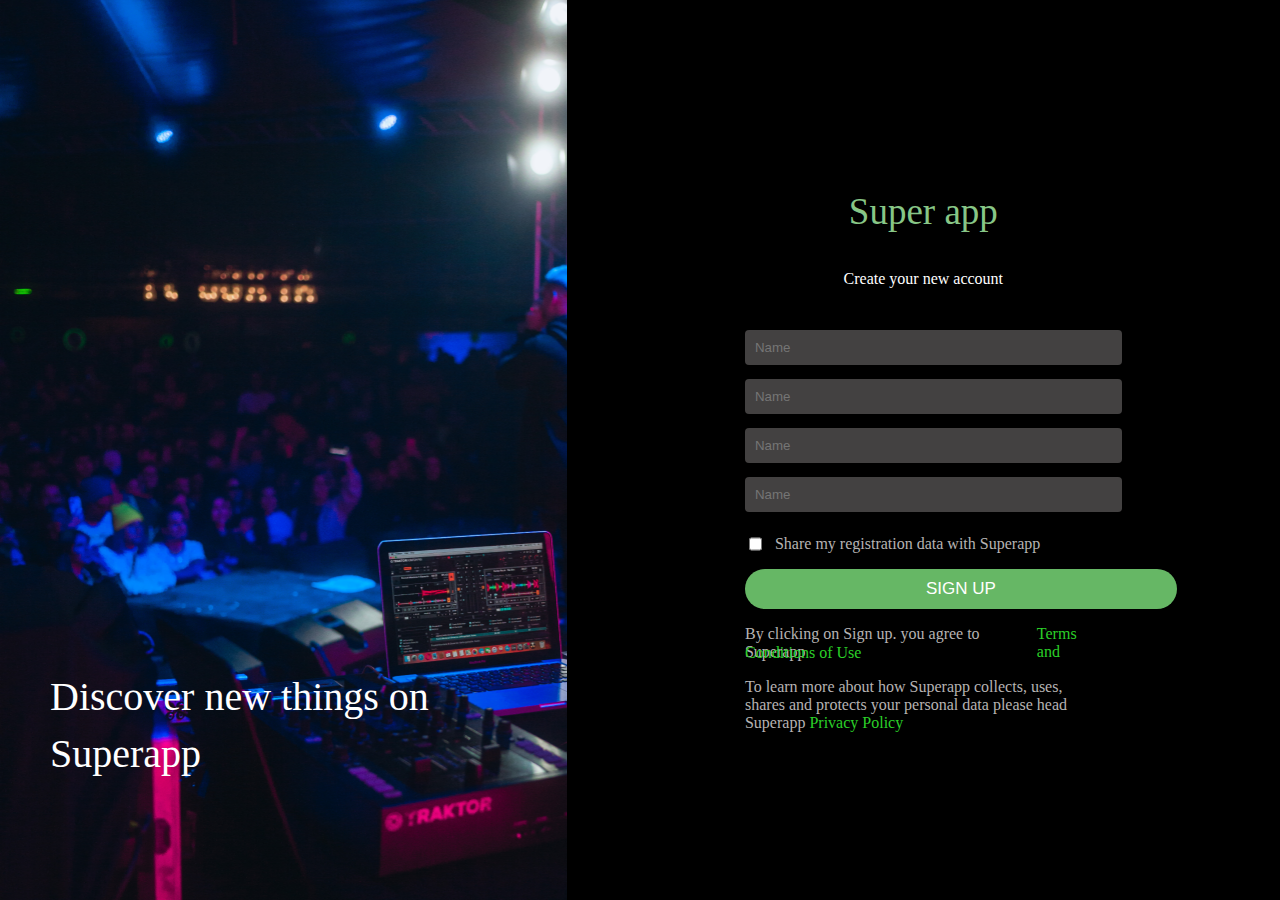
<file: index.html>
<!DOCTYPE html>
<html lang="en">
    <head>
        <meta charset="UTF-8">
        <meta name="viewport" content="width=device-width, initial-scale=1.0">
        <link rel="stylesheet" href="./style.css">
        <title>Document</title>
    </head>
    <body>
        <div class="style2">
            <div class="style3">
                <P class="style1">Discover new things on</P>
                <P class="style4">Superapp</P>
            </div>
            <div class="style12">
                <div class="style7">
                    <div class="style17">
                        <P class="style5">Super app</P>
                        <P class="style6">Create your new account</P>
                    </div>
                    <div class="style9">
                        <input class="style8" type="text" placeholder="Name">
                        <input class="style8" type="text" placeholder="Name">
                        <input class="style8" type="text" placeholder="Name">
                        <input class="style8" type="text" placeholder="Name">
                    </div>
                    <div class="style11">
                        <input type="checkbox">
                        <P class="style10">Share my registration data with Superapp</P>
                    </div>
                    <button>SIGN UP</button>
                    <div class="style15">
                        <P class="style13">By clicking on Sign up. you agree to Superapp</P>
                        <P class="style14">Terms and</P>
                    </div>
                    <div>
                        <P class="style16">Conditions of Use</P>
                    </div>
                    <div class="style19">
                        <P class="style18">To learn more about how Superapp collects, uses, shares and protects your personal data please head Superapp
                            <span>Privacy Policy</span>
                        </P>
                    </div>
                </div>
            </div>
        </div>
    </body>
</html>
</file>
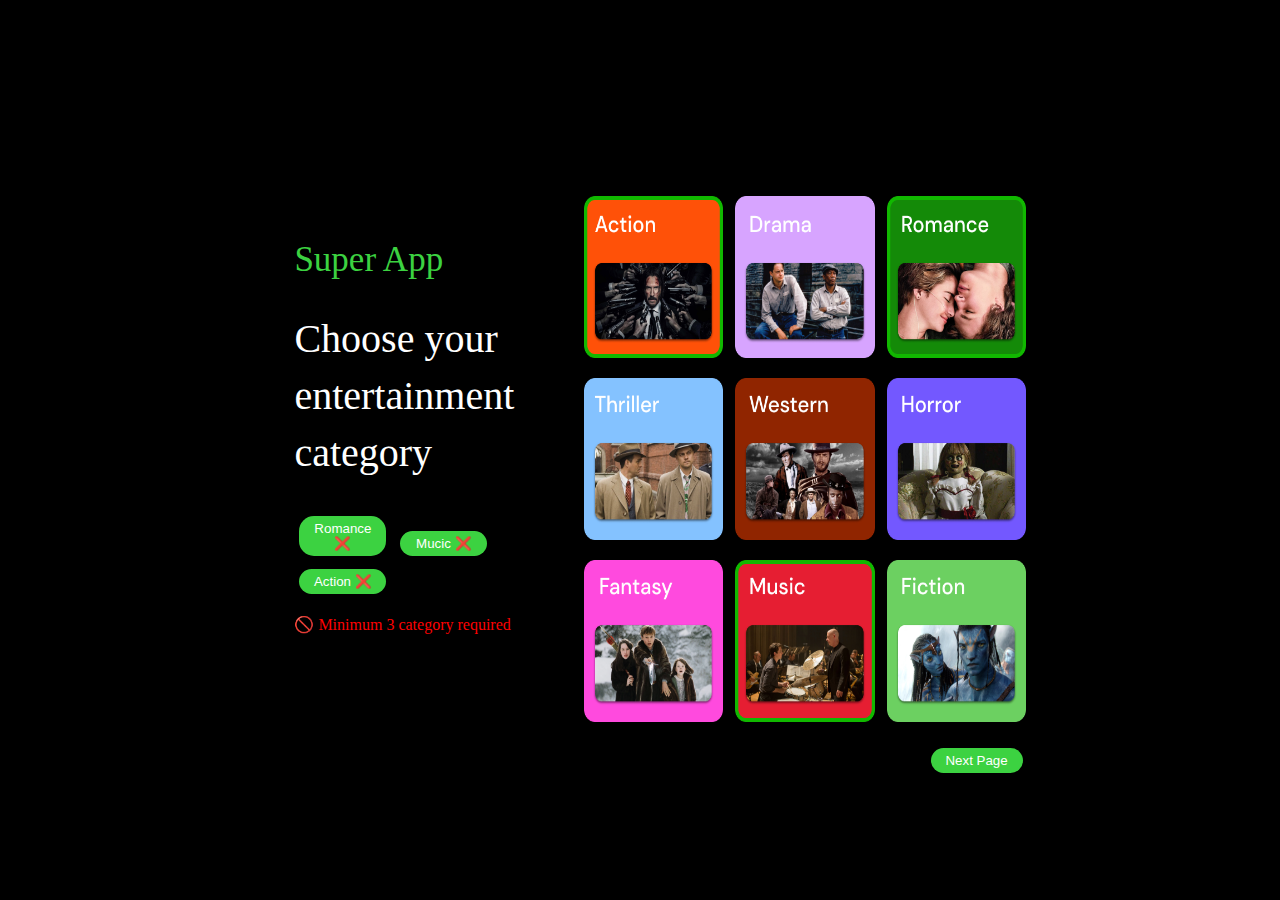
<file: Move Category/index.html>
<!DOCTYPE html>
<html lang="en">
    <head>
        <meta charset="UTF-8">
        <meta name="viewport" content="width=device-width, initial-scale=1.0">
        <link rel="stylesheet" href="./style.css">
        <title>Document</title>
    </head>
    <body>
        <div class="class10">
        <div class="class6">
        <div class="class1">
                <P class="class2">Super App</P>
                <div class="class14">
                <P class="class3">Choose your</P>
                <P class="class3">entertainment</P>
                <P class="class3">category</P>
                <div class="class4">
                <button class="class12">Romance ❌</button>
                <button class="class12">Mucic ❌</button>
                </div>
                <button class="class5">Action ❌</button>
                <P class="class9">🚫 Minimum 3 category required</P>
            </div>
        </div>
        <div class="class8">
        <div class="class7">
            <img src="./Group 12.png"/>
            <img src="./Group 13.png"/>
            <img src="./Group 14.png"/>
            <img src="./Group 11.png"/>
            <img src="./Group 10.png"/>
            <img src="./Group 9.png"/>
            <img src="./Group 6.png"/>
            <img src="./Group 7.png"/>
            <img src="./Group 8.png"/>
        </div>
        <div class="class13">
        <button class="class11">Next Page</button>
        </div>
        </div>
        </div>
    </div>
    </body>
</html>
</file>
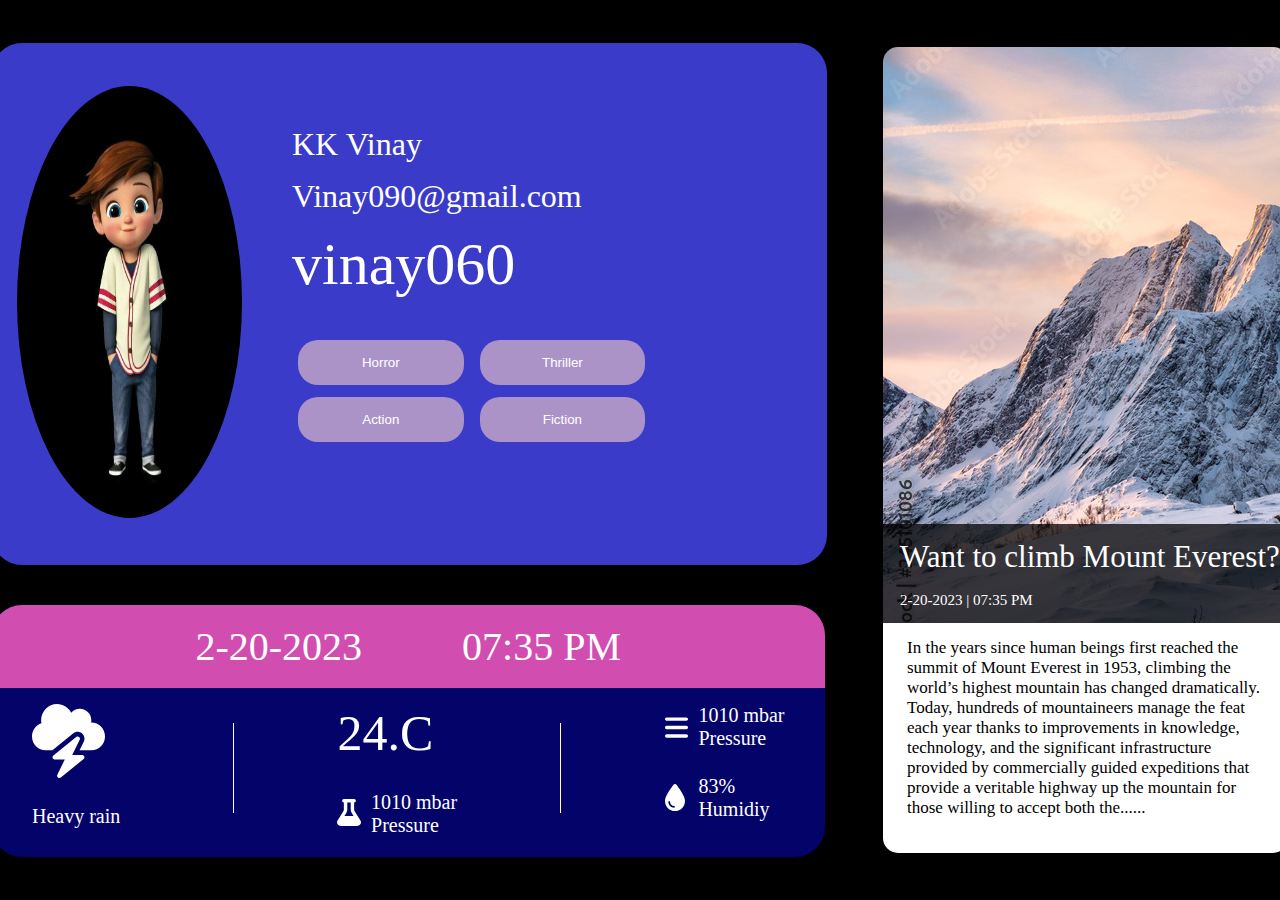
<file: Profile/index.html>
<!DOCTYPE html>
<html lang="en">
    <head>
        <meta charset="UTF-8">
        <meta name="viewport" content="width=device-width, initial-scale=1.0">
        <title>Document</title>
        <link rel="stylesheet" href="./style.css">
    </head>
    <body>
        <div class=" contant28">
        <div>
        <div class="contant1">
            <div class="contant3">
                <div class="contant2">
                    <img class="image1" src="./0924a7ef295741e916c8f42512bbe5bd.jpg">
                </div>
                <div class="contant6">
                    <P class="contant4">KK Vinay</P>
                    <P class="contant34">Vinay090@gmail.com</P>
                    <P class="contant5">vinay060</P>
                    <button>Horror</button>
                    <button>Thriller</button>
                    <button>Action</button>
                    <button>Fiction</button>
                </div>
            </div>
        </div>
        <div class="contant8">
            <div class="contant9">
                <div class="contant10">
                    <P class="contant11">2-20-2023</P>
                    <P class="contant11">07:35 PM</P>
                </div>
            </div>
            <div class="contant16">
                <div class="contant14">
                    <div class="contant12">
                        <img class="contant17" src="./cloud-bolt-solid (1).svg">
                    </div>
                    <P class="contant13">Heavy rain</P>
                </div>
                <div class="contant15"></div>
                <div>
                    <P class="contant18">24.C</P>
                    <div class="contant19">
                        <div class="contant21">
                            <img class="image3" src="./flask-solid (1).svg"/>
                        </div>
                        <div>
                            <P class="contant20">1010 mbar</P>
                            <p class="contant20">Pressure</p>
                        </div>
                    </div>
                </div>
                <div class="contant15"></div>
                <div class="contant23">
                    <div>
                    <div class="contant22">
                        <img class="image3" src="./bars-solid (1).svg"/>
                    </div>
                    <div class="contant25">
                        <img class="image3" src="./droplet-solid.svg">
                    </div>
                    </div>
                    <div>
                        <P class="contant20">1010 mbar</P>
                        <p class="contant20">Pressure</p>
                        <div class="contant24">
                        <P class="contant20" >83%</P>
                        <P class="contant20">Humidiy</P>
                        </div>
                    </div>
                </div>
            </div>
        </div>
    </div>
    <div>
        <div class=" contant27">
            <div class="contant29">
                <P class="contant30">Want to climb Mount Everest?</P>
                <P class="contant31">2-20-2023 | 07:35 PM</P>
            </div>
        </div>
        <div class="contant32">
            <P class="contant33">In the years since human beings first reached the summit of Mount Everest in 1953, climbing the world’s highest mountain has changed dramatically. Today, hundreds of mountaineers manage the feat each year thanks to improvements in knowledge, technology, and the significant infrastructure provided by commercially guided expeditions that provide a veritable highway up the mountain for those willing to accept both the......</P>
        </div>
        </div>
    </div>
</body>
</html>
</file>
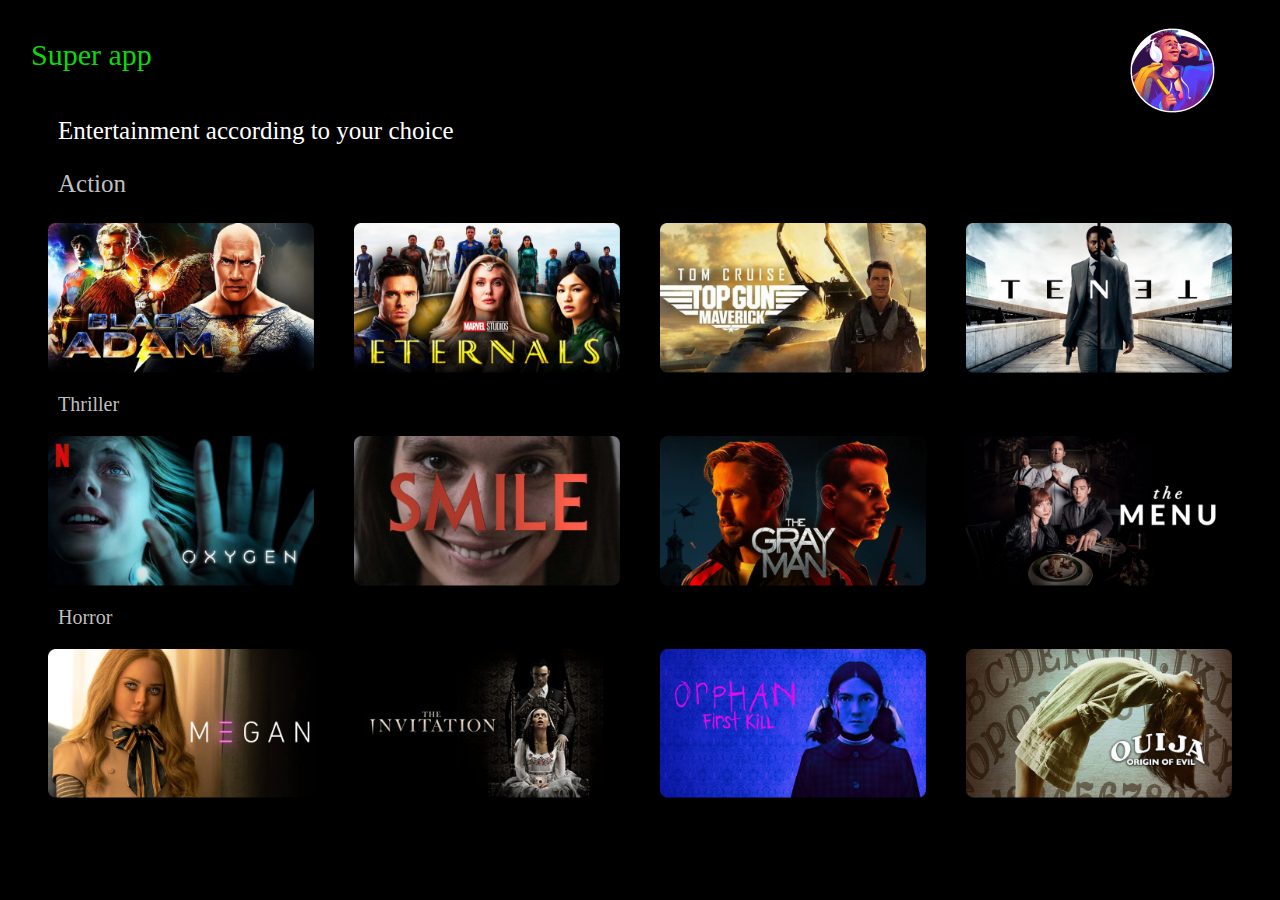
<file: Super app movies/index.html>
<!DOCTYPE html>
<html lang="en">
    <head>
        <meta charset="UTF-8">
        <meta name="viewport" content="width=device-width, initial-scale=1.0">
        <link rel="stylesheet" href="./style.css">
        <title>Document</title>
    </head>
    <body>
        <div class="contant2">
            <P class="contant1">Super app</P>
            <img class="contant12" src="./image 14.png">
        </div>
        <div class="contant5">
            <P class="contant3">Entertainment according to your choice</P>
            <P class="contant4">Action</P>
        </div>
        <div class="contant6">
            <div class="contant7">
                <img class="contant11" src="./image 20.png">
                <img class="contant11" src="./image 21.png">
                <img class="contant11" src="./image 22.png">
                <img class="contant11" src="./image 23.png">
            </div>
            <div>
                <P class="contant10">Thriller</P>
            </div>
            <div class="contant7">
                <img class="contant11" src="./image 32.png">
                <img class="contant11" src="./image 33.png">
                <img class="contant11" src="./image 34.png">
                <img class="contant11" src="./image 35.png">
            </div>
            <P class="contant10">Horror</P>
            <div class="contant7">
                <img class="contant11" src="./image 36.png">
                <img class="contant11" src="./image 37.png">
                <img class="contant11" src="./image 38.png">
                <img class="contant11" src="./image 39.png">
            </div>
        </div>
    </body>
</html>
</file>
<file: style.css>
body{
    background-color: black;
    margin: 0px;
}
.style1{
    color: #fff;
    height: 80%;
    align-content: end;
    font-size: 40px;
    margin: 0px;
    padding: 0px 0px 0px 50px;
}
.style2{
    display: flex;
    
}
.style3{
    background-image: url('./image\ 13.png');
    height: 100vh;
    width: 50%;
}
.style4{
    color: #fff;
    font-size: 40px;
    margin: 10px 0px;
    padding: 0px 0px 0px 50px;
}
.style5{
    color: #87c686;
    width: 100%;
    font-size: 37px;
}
.style6{
    color: #fff;
    margin: 16px 0px 35px;
}
.style7{
    width: 50%;
    align-content: center;
}
.style8{
    background-color: #434141;
    border-radius: 4px;
    padding: 10px;
    width: 100%;
    margin: 7px 0px 7px;
    color: #fff;
    border: 0px;
}
.style9{
    gap: 5px;
}
.style10{
    color: #b6b3b3;
}
.style11{
    display: flex;
    gap: 10px;
}
.style12{
    display: flex;
    justify-content: center;
}
button{
    padding: 10px;
    width: 48vh;
    border-radius: 20px;
    background-color: #66b765;
    color: white;
    font-size: 17px;
    border: 0px;
}
.style13{
    color: #b6b3b3;
    margin: 16px 0px 0px;
}
.style14{
    color: #2bd028;
}
.style15{
    display: flex;
    gap: 2px;
    height: 35px;
}
.style16{
    color: #2bd028;
    margin: 0px;
}
.style17{
    text-align: center;
}
.style18{
  color: #b6b3b3;  
}
.style19{
    display: flex;
}
span{
    color: #2bd028;
}
</file>
<file: Move Category/style.css>
body{
    background-color: rgb(0, 0, 0);
    margin: 0px;
    height: 50%;
}
.class1{
    width: 25%;
    height: 95vh;
    align-content: center;
    padding: 0px 0px 0px 23%;
}
.class2{
    color: #3cd241;
    font-size: 35px;
    width: 80%;
}
.class3{
    color: white;
    font-size: 40px;
    margin: 10px 0px;
}
.class12{
    padding: 5px;
    width: 30%;
    background-color: #3cd241;
    border-radius: 15px;
    margin: 30px 5px 8px ;
    color: #fff;
    border: 0px;
}
.class5{
    margin: 5px;
    padding: 5px;
    width: 30%;
    background-color: #3cd241;
    border-radius: 15px;
    color: white;
    border: 0px;
}
.class6{
    display: flex;
}
.class7{
    width: 80%;
    height: 60vh;
}
.class8{
    /* display: flex; */
    width: 60%;
    height: 89vh;
    align-content: center;
    padding: 90px 0px 0px;
}
img{
    height: 30%;
    width: 25%;
    margin: 8px 8px 8px 0px ;
}
.class9{
    color: red;
}
.class10{
    height: 50%;
}
.class11{
    padding: 5px;
    width: 21%;
    background-color: #3cd241;
    border-radius: 15px;
    margin: 20px 0px;
    color: rgb(255, 255, 255);
    border: 0px;
}
.class13{
    text-align: end;
    width: 63%;
}
</file>
<file: Profile/style.css>
body{
    background-color: black;
    margin: 0px;
}
.contant1{
    width: 90vh;
    height: 58vh;
    background-color: rgb(59, 59, 202);
    border-radius: 30px;
    padding: 0px 0px 0px 25px;
    align-content: center;
    margin: 0px 0px 40px;
}
.image1{
    height: 48vh;
    width: 25vh;
    border-top-left-radius:52%;
    border-end-end-radius:52% ;
    border-end-start-radius:52% ;
    border-top-right-radius: 52%;
}
.contant3{
  display: flex;
  gap: 50px;
}
.contant4{
    color: white;
    font-size: 32px;
    margin: 40px 0px 15px;
}
.contant34{
    color: white;
    font-size: 32px;
    margin: 0px 0px 15px;
}
.contant5{
    color:#fff;
    font-size: 60px;
    margin: 0px 0px 35px ;
}
.contant6{
    width: 40vh;
}
button{
    padding: 15px;
    width: 46%;
    border-radius: 20px;
    color:#fff;
    background-color: rgb(171, 147, 200);
    margin: 6px;
    border: 0px;
}
.contant8{
    width: 92.5vh;
    height: 28vh;
    background-color: rgb(3, 3, 106);
    border-radius: 30px;
}
.contant9{
    width: 92.5vh;
    height: 33%;
    background-color: rgb(210, 77, 176);
    border-top-left-radius: 30px;
    border-top-right-radius: 30px;
    align-content: center;
}
.contant10{
    color: white;
    display: flex;
    justify-content: center;
    font-size: 40px;
    gap: 100px;
}
.contant12{
    height: 10.5vh;
}
.contant11{
    margin: 0px;
}
.contant13{
    color: #fff;
    margin: 6px 0px;
    font-size: 20px;
}
.contant14{
    align-content:center ;
    width: 13%;
    height: 75%;
}
.contant15{
    height: 10vh;
    width: 1px;
    background-color: #fff;
    margin: 19px 0px;
}
.contant16{
    display: flex;
    justify-content: space-between;
    padding: 16px 40px 0px;
}
.contant17{
    width: 75%;
}
.contant18{
    color: rgb(255, 255, 255);
font-size: 50px;
margin: 0px;
height: 9vh;
}
.image3{
height: 3vh;
}
.contant19{
    display: flex;
    gap: 10px;
    margin: 6px 0px;
}
.contant20{
    margin: 0px;
    color: #fff;
    font-size: 20px;
}
.contant21{
    align-content: center;
}
/* .image4{
    height: 2.5vh;
} */
 .contant22{
    height: 37%;
    align-content: center;
 }
 .contant23{
    display: flex;
    gap: 10px;
    /* height: 10%; */
 }
 .contant24{
    margin: 25px 0px 0px ;
 }
 .contant25{
    margin: 28px 0px 0px ;
 }
 .contant26{
    display: flex;
    justify-content: space-between;
 }
 .contant27{
    background-image: url('./1000_F_245101086_p7nRPWK8BaOE6SLSr0a63GOGjDLTwjCb.jpg');
    height: 64vh;
    width: 45vh;
    border-top-left-radius: 15px;
    border-top-right-radius: 15px;
    align-content: end;
 }
 .contant28{
    display: flex;
    gap: 56px;
    height: 100vh;
    justify-content: center;
    align-items: center;
 }
 .contant29{
    background-color: rgba(0 ,0 ,0, .74);
 }
 .contant30{
    color: #fff;
    font-size: 31px;
    margin: 0px 0px 17px 17px;
    padding: 15px 0px 0px;
 }
 .contant31{
    color: #fff;
    font-size:15px ;
    margin: 0px;
    padding: 0px 0px 14px 17px;
 }
 .contant32{
    width: 45vh;
    height: 25.5vh;
    background-color: #fff;
    border-bottom-left-radius:15px ;
    border-bottom-right-radius:15px ;
 }
 .contant33{
    margin: 0px;
    padding: 15px 24px;
    font-size: 17px;
 }
</file>
<file: Super app movies/style.css>
body{
    background-color: black;
}
.contant1{
    color: rgb(12, 216, 12);
    font-size: 30px;
    padding: 0px 23px;
}
.contant2{
    display: flex;
    justify-content: space-between;
}
.contant3{
    color: #fff;
    font-size: 25px;
    margin: 0px 0px 25px;
}
.contant4{
    color: #bfbfbf;
    font-size: 25px;
}
.contant5{
    padding: 0px 0px 0px 50px ;
}
.contant7{
display: flex;
justify-content: space-evenly;
}
.contant8{
    text-align: center;
}
.contant9{
    text-align: center;
}
.contant10{
    color: #bfbfbf;
    font-size: 20px;
    padding: 0px 0px 0px 50px ;
}
.contant11{
    height: 30%;
    width: 21%;
}
.contant12{
    padding: 20px 55px 0px 0px;
}
</file>
